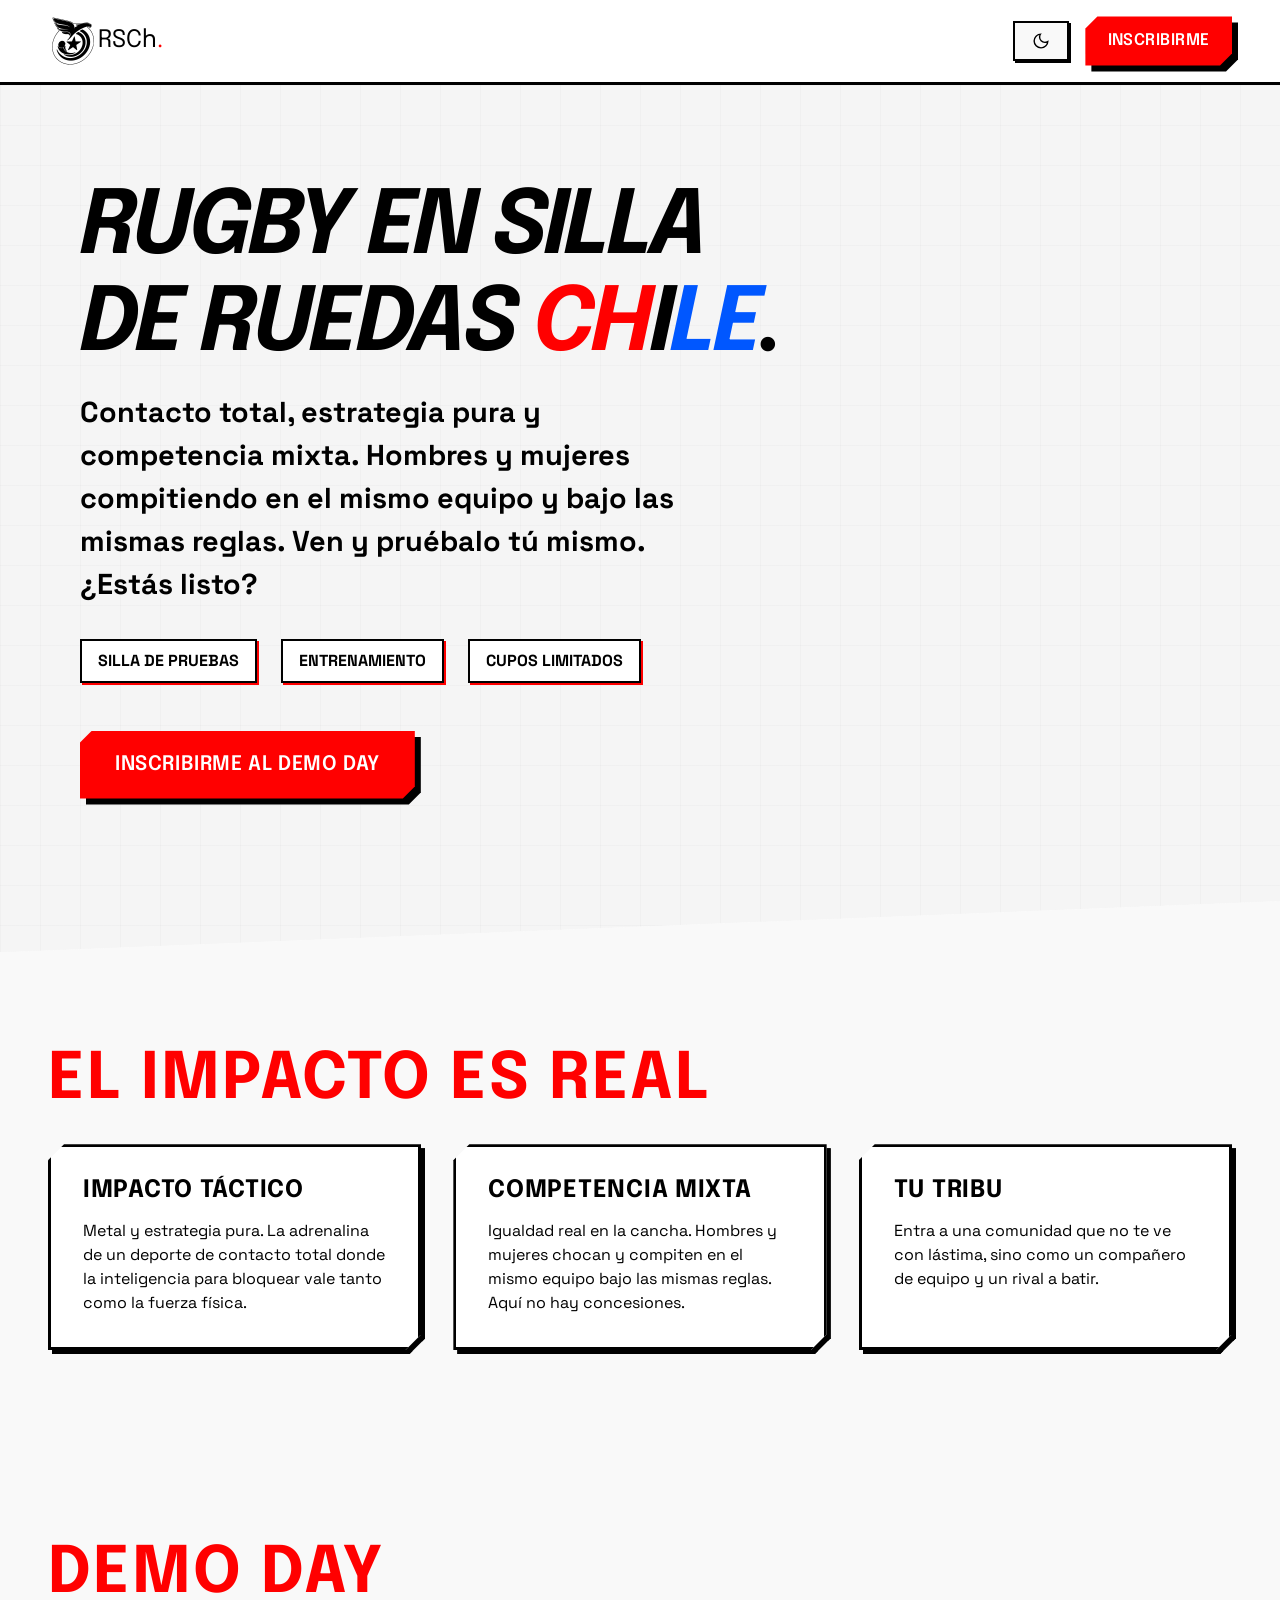
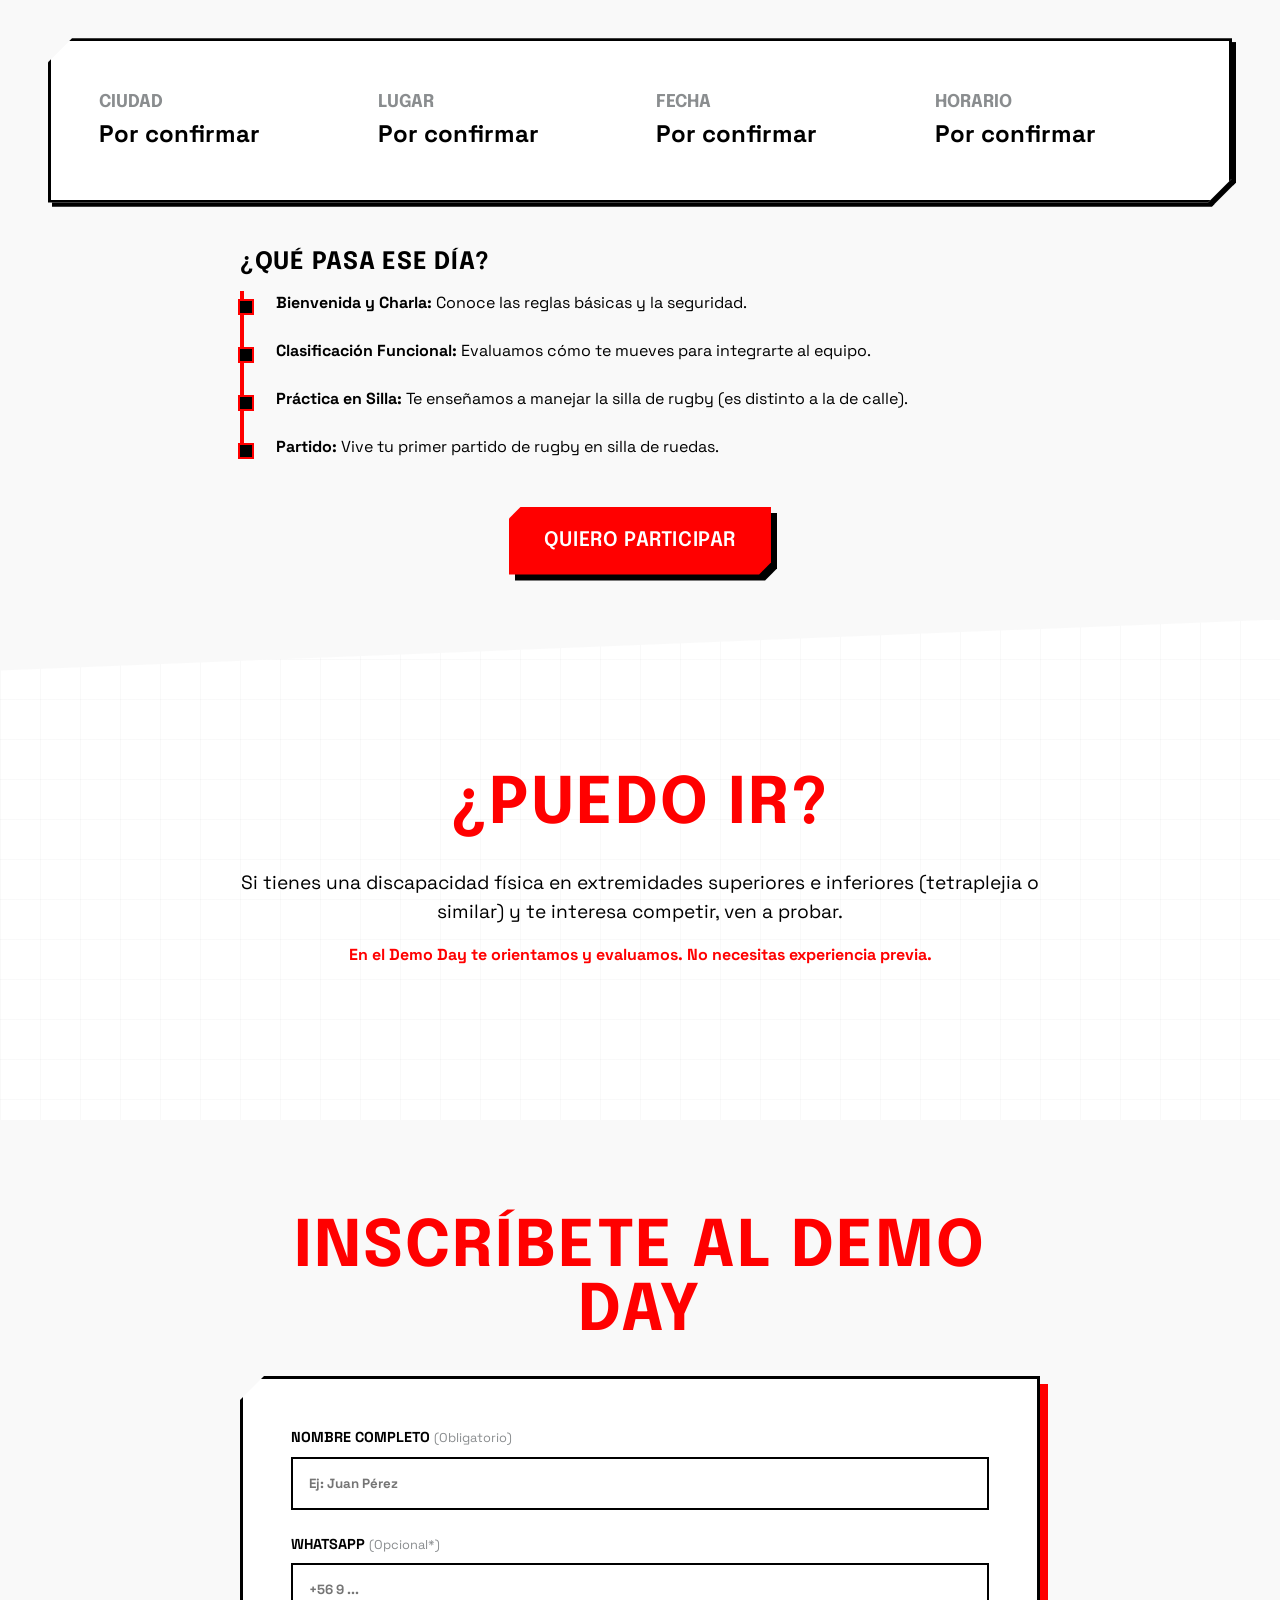
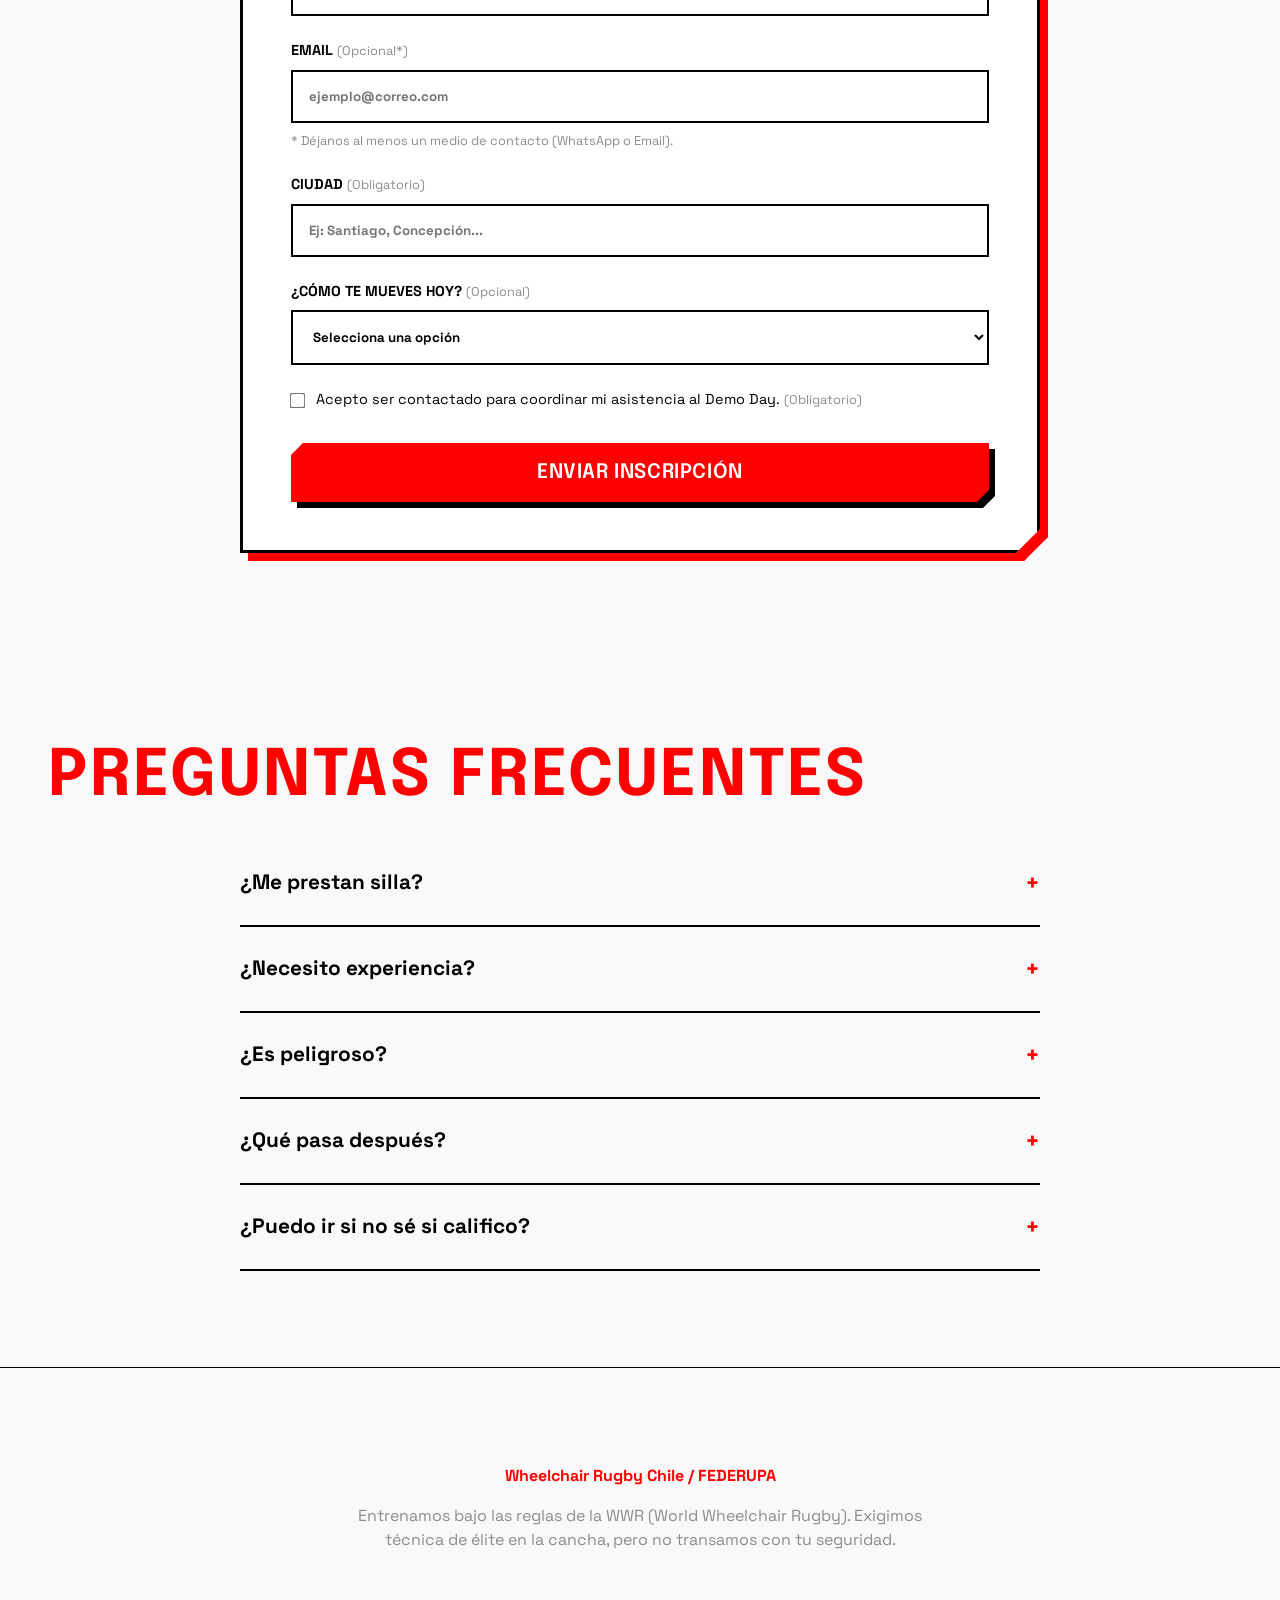
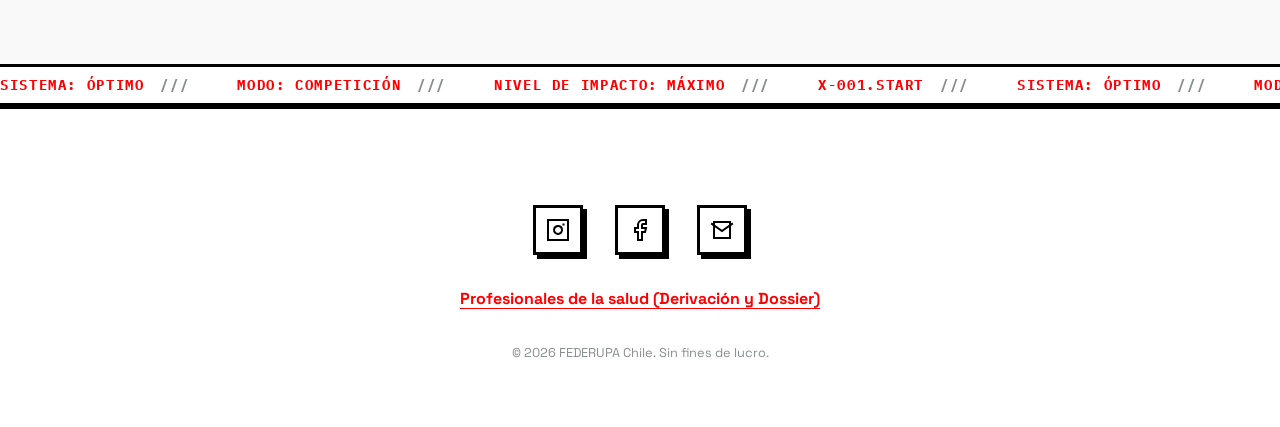
<file: index.html>
<!DOCTYPE html>

<html lang="es"><head>
<meta charset="utf-8"/>
<meta content="width=device-width, initial-scale=1.0" name="viewport"/>
<title>Demo Day Rugby en Silla de Ruedas Chile | Contacto total y estrategia pura</title>
<meta content="Únete al Demo Day del Rugby en Silla de Ruedas Chile. Contacto total, estrategia pura y competencia mixta. Hombres y mujeres compitiendo bajo las mismas reglas." name="description"/>
<!-- Open Graph -->
<meta content="Demo Day Rugby en Silla de Ruedas Chile" property="og:title"/>
<meta content="Contacto total, estrategia pura y competencia mixta. Ven y pruébalo tú mismo. Inscríbete al Demo Day." property="og:description"/>
<!-- TODO: Reemplaza el atributo content con la URL absoluta de tu imagen para redes sociales (ej. https://tudominio.cl/assets/img/og-image.webp) -->
<meta content="https://placehold.co/1200x630/1a1a1a/e63946?text=Wheelchair+Rugby+Chile+Demo+Day" property="og:image"/>
<meta content="website" property="og:type"/>
<!-- Fonts -->
<link href="https://fonts.googleapis.com" rel="preconnect"/>
<link crossorigin="" href="https://fonts.gstatic.com" rel="preconnect"/>
<link href="https://fonts.googleapis.com/css2?family=Epilogue:ital,wght@0,700;0,900;1,700;1,900&amp;family=IBM+Plex+Mono:wght@700&amp;family=Space+Grotesk:wght@400;500;600;700&amp;display=swap" rel="stylesheet"/>

<link rel="icon" type="image/webp" href="assets/img/favicon.webp">
<link href="css/styles.css" rel="stylesheet"/>
<script src="js/theme.js"></script>
</head>

<body>
<header>
    <div class="logo">
        <img src="assets/img/logo.webp" alt="Logo Wheelchair Rugby Chile" class="logo-img">
        RSCh<span>.</span>
    </div>
    <div class="header-right">
        <button id="theme-toggle" aria-pressed="false">DARK MODE</button>
        <a class="btn" href="#inscribirme" style="font-size: 1rem; padding: 0.6rem 1.2rem;">Inscribirme</a>
    </div>
</header>

<main>
<!-- HERO -->
<section class="hero diagonal-section-bottom">
    <!-- Video background block -->
    <div class="hero-video-bg">
        <!-- Reemplaza el src de la imagen o descomenta el video para usar video -->
        <!-- <img src="assets/img/team.webp" alt="" aria-hidden="true"> -->
        <video autoplay muted loop playsinline><source src="assets/img/murderball.mp4" type="video/mp4"></video>
        <div class="bg-overlay"></div>
    </div>
    <div class="technical-grid"></div>
    
    <div class="hero-content">
        <h1 class="glitch-text" style="font-size: clamp(2.5rem, 8vw, 5.5rem); line-height: 1.1; margin-bottom: 1rem;">Rugby en Silla<br/>de Ruedas <span style="color: var(--primary);">CH</span><span style="color: var(--text);">I</span><span style="color: var(--brand-blue);">LE</span>.</h1>
        <p>Contacto total, estrategia pura y competencia mixta. Hombres y mujeres compitiendo en el mismo equipo y bajo las mismas reglas. Ven y pruébalo tú mismo. ¿Estás listo?</p>
        <div class="bullets">
            <div class="bullet">Silla de pruebas</div>
            <div class="bullet">Entrenamiento</div>
            <div class="bullet">Cupos limitados</div>
        </div>
        <a class="btn" href="#inscribirme">Inscribirme al Demo Day</a>
    </div>
</section>

<!-- POR QUÉ ENGANCHA -->
<section id="porque">
    <h2>El impacto es real</h2>
    <div class="features-grid">
        <div class="card">
            <h3>Impacto Táctico</h3>
            <p>Metal y estrategia pura. La adrenalina de un deporte de contacto total donde la inteligencia para bloquear vale tanto como la fuerza física.</p>
        </div>
        <div class="card">
            <h3>Competencia Mixta</h3>
            <p>Igualdad real en la cancha. Hombres y mujeres chocan y compiten en el mismo equipo bajo las mismas reglas. Aquí no hay concesiones.</p>
        </div>
        <div class="card">
            <h3>Tu Tribu</h3>
            <p>Entra a una comunidad que no te ve con lástima, sino como un compañero de equipo y un rival a batir.</p>
        </div>
    </div>
</section>

<!-- DEMO DAY -->
<section id="logistica">
    <h2>Demo Day</h2>
    <div class="logistics-box">
        <div class="logistics-item">
            <h4>Ciudad</h4>
            <p>Por confirmar</p>
        </div>
        <div class="logistics-item">
            <h4>Lugar</h4>
            <p>Por confirmar</p>
        </div>
        <div class="logistics-item">
            <h4>Fecha</h4>
            <p>Por confirmar</p>
        </div>
        <div class="logistics-item">
            <h4>Horario</h4>
            <p>Por confirmar</p>
        </div>
    </div>
    <div class="container-narrow">
        <h3>¿Qué pasa ese día?</h3>
        <ul class="agenda">
            <li><strong>Bienvenida y Charla:</strong> Conoce las reglas básicas y la seguridad.</li>
            <li><strong>Clasificación Funcional:</strong> Evaluamos cómo te mueves para integrarte al equipo.</li>
            <li><strong>Práctica en Silla:</strong> Te enseñamos a manejar la silla de rugby (es distinto a la de calle).</li>
            <li><strong>Partido:</strong> Vive tu primer partido de rugby en silla de ruedas.</li>
        </ul>
        <div style="margin-top: 3rem; text-align: center;">
            <a class="btn" href="#inscribirme">Quiero participar</a>
        </div>
    </div>
</section>

<!-- ¿PUEDO IR? -->
<section class="diagonal-section-top diagonal-section-bottom" style="background: var(--surface); position: relative;">
    <div class="technical-grid"></div>
    <div class="container-narrow" style="text-align: center; position: relative; z-index: 2;">
        <h2>¿Puedo ir?</h2>
        <p style="font-size: 1.2rem; margin-bottom: 1rem;">Si tienes una discapacidad física en extremidades superiores e inferiores (tetraplejia o similar) y te interesa competir, ven a probar.</p>
        <p style="color: var(--primary); font-weight: bold;">En el Demo Day te orientamos y evaluamos. No necesitas experiencia previa.</p>
    </div>
</section>

<!-- FORMULARIO -->
<section id="inscribirme">
    <div class="container-narrow">
        <div id="form-wrapper">
            <h2 style="text-align: center;">Inscríbete al Demo Day</h2>
            <form id="lead-form">
                <div class="form-group">
                    <label for="nombre">Nombre Completo <span style="font-weight: normal; color: var(--text-muted); text-transform: none; font-size: 0.8rem;">(Obligatorio)</span></label>
                    <input id="nombre" name="nombre" placeholder="Ej: Juan Pérez" required="" type="text" aria-invalid="false" aria-describedby="nombre-error"/>
                    <span id="nombre-error" class="error-msg" aria-live="polite"></span>
                </div>
                <div class="form-group">
                    <label for="whatsapp">WhatsApp <span style="font-weight: normal; color: var(--text-muted); text-transform: none; font-size: 0.8rem;">(Opcional*)</span></label>
                    <input id="whatsapp" inputmode="tel" name="whatsapp" placeholder="+56 9 ..." type="tel" aria-invalid="false" aria-describedby="whatsapp-error"/>
                    <span id="whatsapp-error" class="error-msg" aria-live="polite"></span>
                </div>
                <div class="form-group">
                    <label for="email">Email <span style="font-weight: normal; color: var(--text-muted); text-transform: none; font-size: 0.8rem;">(Opcional*)</span></label>
                    <input id="email" name="email" placeholder="ejemplo@correo.com" type="email" aria-invalid="false" aria-describedby="email-error"/>
                    <small style="display: block; margin-top: 0.5rem; color: var(--text-muted); font-size: 0.8rem;">* Déjanos al menos un medio de contacto (WhatsApp o Email).</small>
                    <span id="email-error" class="error-msg" aria-live="polite"></span>
                </div>
                <div class="form-group">
                    <label for="ciudad">Ciudad <span style="font-weight: normal; color: var(--text-muted); text-transform: none; font-size: 0.8rem;">(Obligatorio)</span></label>
                    <input id="ciudad" name="ciudad" placeholder="Ej: Santiago, Concepción..." required="" type="text" aria-invalid="false" aria-describedby="ciudad-error"/>
                    <span id="ciudad-error" class="error-msg" aria-live="polite"></span>
                </div>
                <div class="form-group">
                    <label for="movilidad">¿Cómo te mueves hoy? <span style="font-weight: normal; color: var(--text-muted); text-transform: none; font-size: 0.8rem;">(Opcional)</span></label>
                    <select id="movilidad" name="movilidad" aria-invalid="false" aria-describedby="movilidad-error">
                        <option value="" disabled selected>Selecciona una opción</option>
                        <option value="silla_manual">Silla de ruedas manual</option>
                        <option value="silla_electrica">Silla de ruedas eléctrica</option>
                        <option value="muletas">Muletas / Bastones</option>
                        <option value="camino">Camino con dificultad</option>
                        <option value="otra">Otra</option>
                    </select>
                    <span id="movilidad-error" class="error-msg" aria-live="polite"></span>
                </div>
                <div class="form-group checkbox-group" style="flex-wrap: wrap;">
                    <input id="consent" name="consent" required="" type="checkbox" aria-invalid="false" aria-describedby="consent-error"/>
                    <label for="consent" style="text-transform: none; font-weight: normal;">Acepto ser contactado para coordinar mi asistencia al Demo Day. <span style="font-weight: normal; color: var(--text-muted); text-transform: none; font-size: 0.8rem;">(Obligatorio)</span></label>
                    <span id="consent-error" class="error-msg" aria-live="polite" style="width: 100%;"></span>
                </div>
                <button class="btn" style="width: 100%;" type="submit">Enviar Inscripción</button>
                <div aria-live="polite" id="form-status"></div>
            </form>
        </div>
        
        <div id="success-message" style="display: none;" class="success-container">
            <div class="success-icon">✓</div>
            <h2>¡Inscripción Recibida!</h2>
            <p>Tu lugar en la grilla está asegurado. Nos pondremos en contacto contigo pronto para coordinar los detalles.</p>
            <p style="margin-top: 1.5rem; color: var(--primary); font-family: var(--font-display); font-size: 1.2rem; text-transform: uppercase;">Prepara tus brazos. Nos vemos en la cancha.</p>
        </div>
    </div>
</section>
<!-- FAQ -->
<section>
    <h2>Preguntas Frecuentes</h2>
    <div class="container-narrow">
        <details>
            <summary>¿Me prestan silla?</summary>
            <div class="faq-content">Sí. Las sillas de competencia son distintas a las de uso diario. Tendremos sillas para que puedas probar de forma segura.</div>
        </details>
        <details>
            <summary>¿Necesito experiencia?</summary>
            <div class="faq-content">Ninguna. La mayoría de los jugadores actuales empezaron en un Demo Day como este, sin haber usado una silla de rugby antes.</div>
        </details>
        <details>
            <summary>¿Es peligroso?</summary>
            <div class="faq-content">Es un deporte de contacto, pero se juega bajo reglas estrictas y con equipamiento diseñado para absorber impactos. La seguridad es una prioridad.</div>
        </details>
        <details>
            <summary>¿Qué pasa después?</summary>
            <div class="faq-content">Si te gusta y tienes el perfil competitivo, te invitaremos a sumarte a los clubes locales o al proceso de detección de talentos de la selección nacional.</div>
        </details>
        <details>
            <summary>¿Puedo ir si no sé si califico?</summary>
            <div class="faq-content">¡Puedes venir igual! Parte del Demo Day es realizar una evaluación funcional técnica. Si por tu lesión el rugby no es el deporte ideal, te ayudamos para que no dejes de competir.</div>
        </details>
    </div>
</section>
<!-- BLOQUE CONFIANZA -->
<section style="text-align: center; border-top: 1px solid var(--border);">
    <p style="font-weight: bold; color: var(--primary);">Wheelchair Rugby Chile / FEDERUPA</p>
    <p style="max-width: 600px; margin: 1rem auto; color: var(--text-muted);">Entrenamos bajo las reglas de la WWR (World Wheelchair Rugby). Exigimos técnica de élite en la cancha, pero no transamos con tu seguridad.</p>
</section>

<div class="ticker-wrapper">
    <div class="ticker-content">
        <div class="ticker-item">SISTEMA: ÓPTIMO</div>
        <div class="ticker-item">MODO: COMPETICIÓN</div>
        <div class="ticker-item">NIVEL DE IMPACTO: MÁXIMO</div>
        <div class="ticker-item">X-001.START</div>
        <div class="ticker-item">SISTEMA: ÓPTIMO</div>
        <div class="ticker-item">MODO: COMPETICIÓN</div>
        <div class="ticker-item">NIVEL DE IMPACTO: MÁXIMO</div>
        <div class="ticker-item">X-001.START</div>
    </div>
</div>

</main>
<footer>
    <div class="footer-links">
        <a href="#" aria-label="Instagram">
            <svg xmlns="http://www.w3.org/2000/svg" viewBox="0 0 24 24" fill="none" stroke="currentColor" stroke-width="2" stroke-linecap="square" stroke-linejoin="miter"><rect x="2" y="2" width="20" height="20" rx="0" ry="0"></rect><path d="M16 11.37A4 4 0 1 1 12.63 8 4 4 0 0 1 16 11.37z"></path><line x1="17.5" y1="6.5" x2="17.51" y2="6.5"></line></svg>
        </a>
        <a href="#" aria-label="Facebook">
            <svg xmlns="http://www.w3.org/2000/svg" viewBox="0 0 24 24" fill="none" stroke="currentColor" stroke-width="2" stroke-linecap="square" stroke-linejoin="miter"><path d="M18 2h-3a5 5 0 0 0-5 5v3H7v4h3v8h4v-8h3l1-4h-4V7a1 1 0 0 1 1-1h3z"></path></svg>
        </a>
        <a href="mailto:contacto@federupa.cl" aria-label="Enviar correo electrónico a FEDERUPA">
            <svg xmlns="http://www.w3.org/2000/svg" viewBox="0 0 24 24" fill="none" stroke="currentColor" stroke-width="2" stroke-linecap="square" stroke-linejoin="miter"><path d="M4 4h16v16H4z"></path><polyline points="22,6 12,13 2,6"></polyline></svg>
        </a>
    </div>
    <p><a class="clinico-link" href="clinico.html">Profesionales de la salud (Derivación y Dossier)</a></p>
    <p style="margin-top: 2rem; font-size: 0.8rem; color: var(--text-muted);">© 2026 FEDERUPA Chile. Sin fines de lucro.</p>
</footer>
<script src="js/main.js"></script>
</body>
</html>
</file>
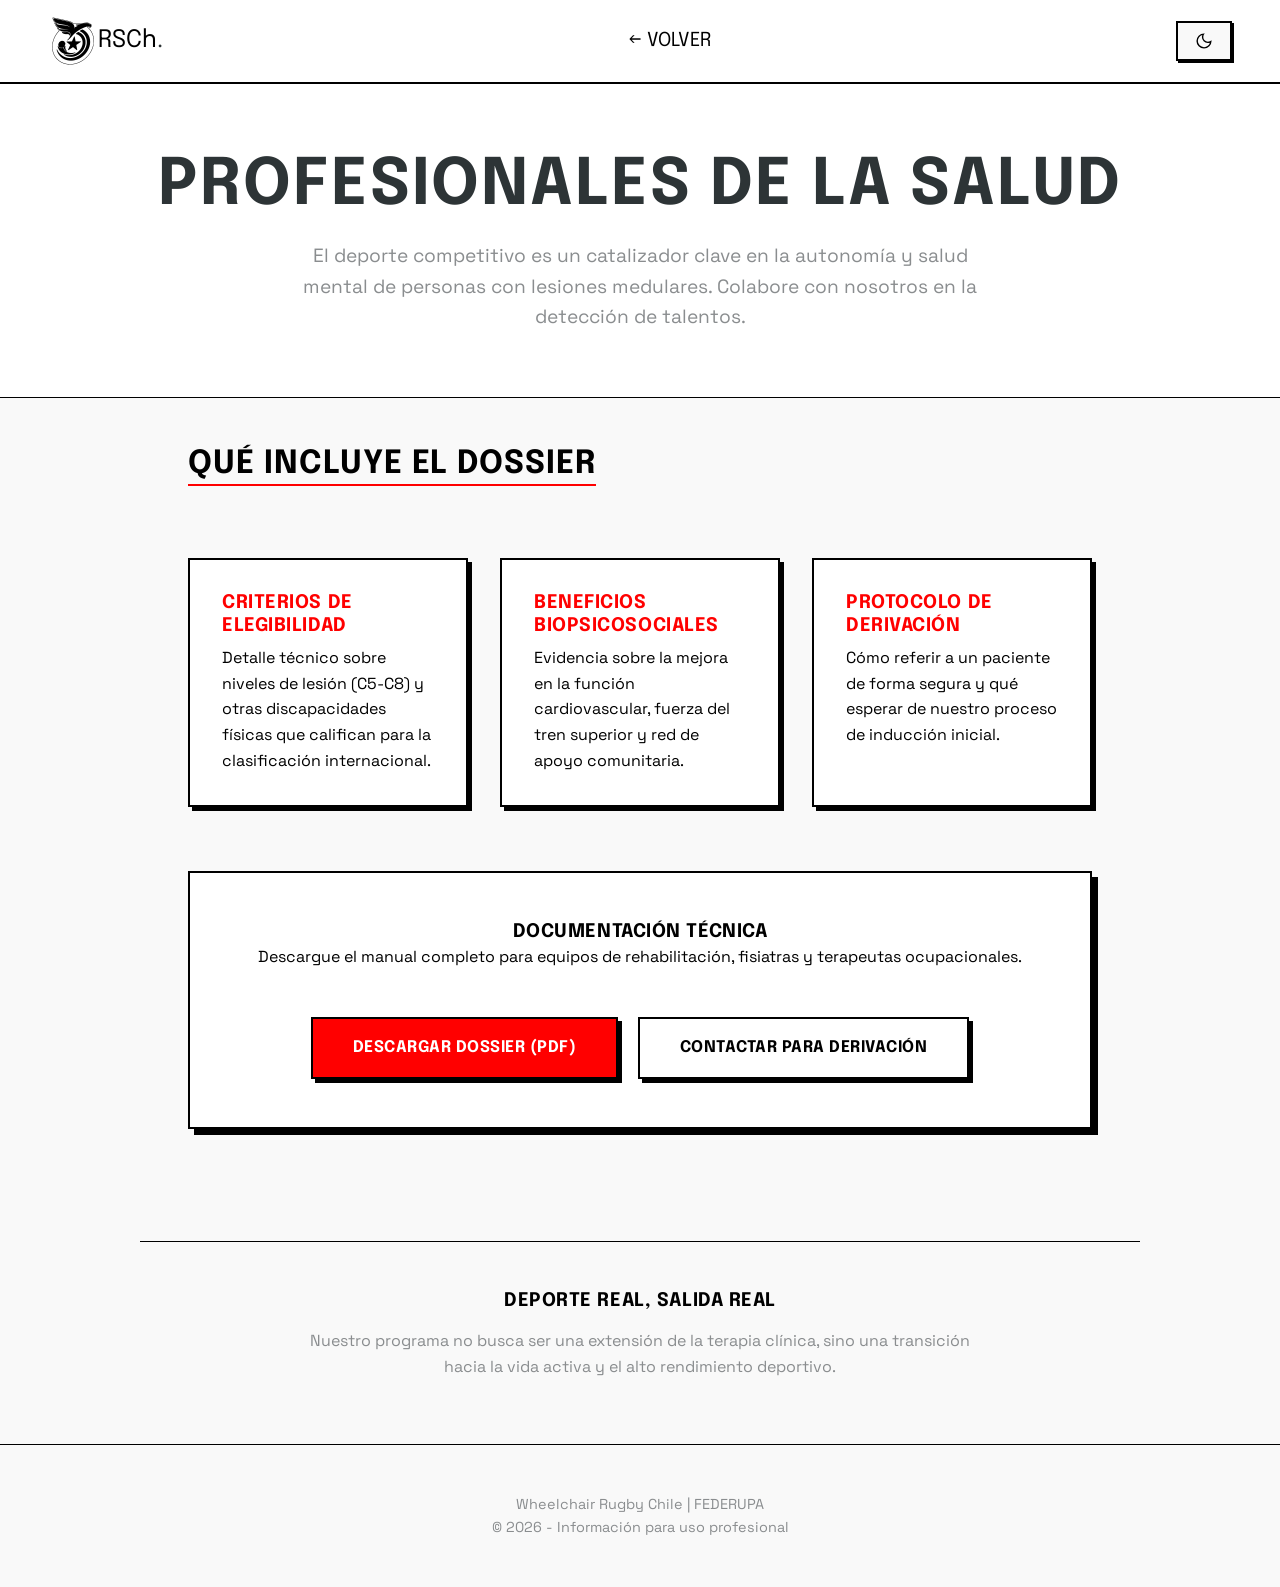
<file: clinico.html>
<!DOCTYPE html>
<html lang="es">
<head>
    <meta charset="UTF-8">
    <meta name="viewport" content="width=device-width, initial-scale=1.0">
    <title>Profesionales de la Salud | Wheelchair Rugby Chile</title>
    <meta name="description" content="Información técnica y clínica para derivación de pacientes al Wheelchair Rugby. Descarga nuestro dossier profesional.">
    
    <link rel="preconnect" href="https://fonts.googleapis.com">
    <link rel="preconnect" href="https://fonts.gstatic.com" crossorigin>
    <link href="https://fonts.googleapis.com/css2?family=Epilogue:ital,wght@0,700;0,900;1,700;1,900&family=Space+Grotesk:wght@400;500;600;700&display=swap" rel="stylesheet">

    <link rel="icon" type="image/webp" href="assets/img/favicon.webp">
    <link href="css/medical.css" rel="stylesheet">
    <script src="js/theme.js"></script>
</head>
<body>

    <header>
        <div class="logo">
            <img src="assets/img/logo.webp" alt="Logo Wheelchair Rugby Chile" class="logo-img">
            RSCh<span>.</span>
        </div>
        <a href="index.html" class="back-link">
            ← VOLVER
        </a>
        <button id="theme-toggle">DARK MODE</button>
    </header>

    <main>
        <div class="hero-clinico">
            <h1>Profesionales de la Salud</h1>
            <p>El deporte competitivo es un catalizador clave en la autonomía y salud mental de personas con lesiones medulares. Colabore con nosotros en la detección de talentos.</p>
        </div>

        <section>
            <h2>Qué incluye el dossier</h2>
            <div class="dossier-grid">
                <div class="feature-item">
                    <h3>Criterios de Elegibilidad</h3>
                    <p>Detalle técnico sobre niveles de lesión (C5-C8) y otras discapacidades físicas que califican para la clasificación internacional.</p>
                </div>
                <div class="feature-item">
                    <h3>Beneficios Biopsicosociales</h3>
                    <p>Evidencia sobre la mejora en la función cardiovascular, fuerza del tren superior y red de apoyo comunitaria.</p>
                </div>
                <div class="feature-item">
                    <h3>Protocolo de Derivación</h3>
                    <p>Cómo referir a un paciente de forma segura y qué esperar de nuestro proceso de inducción inicial.</p>
                </div>
            </div>

            <div style="margin-top: 4rem; text-align: center; background: var(--surface); padding: 3rem; border: 2px solid var(--border); box-shadow: 6px 6px 0px var(--border);">
                <h3>Documentación Técnica</h3>
                <p style="margin-bottom: 2rem;">Descargue el manual completo para equipos de rehabilitación, fisiatras y terapeutas ocupacionales.</p>
                <a href="assets/dossier-wheelchair-rugby-chile.pdf" class="btn" download>Descargar Dossier (PDF)</a>
                <a href="mailto:clinico@federupa.cl" class="btn btn-secondary">Contactar para derivación</a>
            </div>
        </section>

        <section style="background: var(--bg); border-top: 1px solid var(--border); text-align: center; margin-top: 4rem;">
            <h3>Deporte Real, Salida Real</h3>
            <p style="max-width: 700px; margin: 1rem auto; color: var(--text-muted);">
                Nuestro programa no busca ser una extensión de la terapia clínica, sino una transición hacia la vida activa y el alto rendimiento deportivo.
            </p>
        </section>
    </main>

    <footer>
        <p>Wheelchair Rugby Chile | FEDERUPA</p>
        <p>© 2026 - Información para uso profesional</p>
    </footer>

</body>
</html>
</file>
<file: css/styles.css>
:root {
    /* Dark Mode Defaults */
    --bg: #000000;
    --surface: #111111;
    --primary: #ff0000;
    --primary-hover: #cc0000;
    --brand-blue: #5aa2ff;
    --metal: #8a8d8f;
    --text: #ffffff;
    --text-muted: var(--metal);
    --border: #ffffff;
    --border-width: 3px;
    --font-display: 'Epilogue', sans-serif;
    --font-body: 'Space Grotesk', sans-serif;
    --font-tech: 'IBM Plex Mono', monospace;
    --spacing: clamp(1rem, 5vw, 3rem);
    --shadow-offset: 6px;
    --brutal-shadow: var(--shadow-offset) var(--shadow-offset) 0px var(--border);
    --brutal-shadow-hover: var(--shadow-offset) var(--shadow-offset) 0px var(--brand-blue);
}

[data-theme="light"] {
    /* Light Mode Overrides */
    --bg: #f9f9f9;
    --surface: #ffffff;
    --primary: #ff0000;
    --primary-hover: #cc0000;
    --brand-blue: #0057ff;
    --text: #000000;
    --text-muted: var(--metal);
    --border: #000000;
    --brutal-shadow: var(--shadow-offset) var(--shadow-offset) 0px var(--border);
    --brutal-shadow-hover: var(--shadow-offset) var(--shadow-offset) 0px var(--brand-blue);
}

* {
    margin: 0;
    padding: 0;
    box-sizing: border-box;
}

html {
    scroll-behavior: smooth;
}

body {
    background-color: var(--bg);
    color: var(--text);
    font-family: var(--font-body);
    line-height: 1.5;
    overflow-x: hidden;
    -webkit-font-smoothing: antialiased;
    transition: background-color 0.3s, color 0.3s;
    cursor: crosshair;
}

/* Brutalist Scrollbar */
::-webkit-scrollbar {
    width: 14px;
    height: 14px;
}
::-webkit-scrollbar-track {
    background: var(--bg);
    border-left: var(--border-width) solid var(--border);
}
::-webkit-scrollbar-thumb {
    background: var(--primary);
    border: var(--border-width) solid var(--border);
}
::-webkit-scrollbar-thumb:hover {
    background: var(--primary-hover);
}

h1, h2, h3 {
    font-family: var(--font-display);
    text-transform: uppercase;
    line-height: 1;
    letter-spacing: 0.03em;
}

h1 {
    font-size: clamp(3.5rem, 12vw, 8rem);
    margin-bottom: 0.5rem;
    font-style: italic;
    letter-spacing: -0.04em;
    line-height: 0.95;
}

h2 {
    font-size: clamp(2.5rem, 8vw, 4rem);
    margin-bottom: 2rem;
    color: var(--primary);
}

h3 {
    font-size: 1.5rem;
    margin-bottom: 1rem;
}

a {
    color: inherit;
    text-decoration: none;
    transition: 0.2s ease;
}

/* Accessibility: Focus styles */
:focus-visible {
    outline: 3px solid var(--primary);
    outline-offset: 4px;
}

/* Layout Chunks */
section {
    /* Aumentamos el padding vertical (arriba y abajo) en lugar de usar margin */
    /* Esto da "aire" al contenido sin crear huecos entre las secciones ni despegar el Hero del Header */
    padding: clamp(3rem, 8vw, 6rem) var(--spacing);
    max-width: 1400px;
    margin: 0 auto;
}

.diagonal-section-bottom {
    clip-path: polygon(0 0, 100% 0, 100% calc(100% - 4vw), 0 100%);
    padding-bottom: clamp(6rem, 12vw, 10rem);
}

.diagonal-section-top {
    clip-path: polygon(0 4vw, 100% 0, 100% 100%, 0 100%);
    padding-top: clamp(6rem, 12vw, 10rem);
    margin-top: -4vw;
}

section[id] {
    scroll-margin-top: 100px;
}

.container-narrow {
    max-width: 800px;
    margin: 0 auto;
}

/* Buttons */
.btn {
    display: inline-block;
    position: relative;
    background: transparent;
    color: white;
    padding: 1rem 2rem;
    font-family: var(--font-display);
    font-size: 1.25rem;
    font-weight: 600;
    text-transform: uppercase;
    border: var(--border-width) solid transparent;
    cursor: crosshair;
    filter: drop-shadow(var(--shadow-offset) var(--shadow-offset) 0px var(--border));
    transition: transform 180ms cubic-bezier(.2,.8,.2,1), filter 180ms cubic-bezier(.2,.8,.2,1);
    letter-spacing: 0.03em;
    z-index: 1;
}

.btn::before {
    content: "";
    position: absolute;
    top: calc(var(--border-width) * -1); left: calc(var(--border-width) * -1); right: calc(var(--border-width) * -1); bottom: calc(var(--border-width) * -1);
    background: var(--primary);
    clip-path: polygon(12px 0, 100% 0, 100% calc(100% - 12px), calc(100% - 12px) 100%, 0 100%, 0 12px);
    z-index: -1;
}

.btn:hover {
    transform: translate(-4px, -4px);
    filter: drop-shadow(var(--shadow-offset) var(--shadow-offset) 0px var(--brand-blue));
}

.btn:active {
    transform: translate(0px, 0px);
    filter: drop-shadow(0px 0px 0px transparent);
}

.btn:disabled {
    background: var(--border);
    color: var(--bg);
    cursor: not-allowed;
    box-shadow: none;
    border-color: var(--text-muted);
}

/* Header */
header {
    position: sticky;
    top: 0;
    z-index: 100;
    background: var(--surface);
    border-bottom: var(--border-width) solid var(--border);
    padding: 1rem;
    display: flex;
    justify-content: space-between;
    align-items: center;
}

.header-right {
    display: flex;
    gap: 0.5rem;
    align-items: center;
}

.header-right .btn {
    padding: 0.5rem 0.8rem;
    font-size: 0.9rem;
}

#theme-toggle {
    font-size: 0.9rem;
    padding: 0.5rem;
    width: 2.5rem;
    text-align: center;
    border: 2px solid var(--border);
    background: var(--bg);
    color: var(--text);
    cursor: pointer;
    font-family: var(--font-display);
    box-shadow: 2px 2px 0px var(--border);
    transition: transform 0.1s, box-shadow 0.1s;
}

#theme-toggle:hover {
    transform: translate(-1px, -1px);
    box-shadow: 3px 3px 0px var(--primary);
}

#theme-toggle:active {
    transform: translate(1px, 1px);
    box-shadow: 0px 0px 0px;
}

[data-theme="light"] #theme-toggle img {
    filter: invert(1);
}

.logo {
    font-family: var(--font-display);
    font-size: 1.5rem;
    display: flex;
    align-items: center;
    cursor: pointer;
}

.logo span {
    color: var(--primary);
}

.logo-img {
    height: 50px;
    width: auto;
    transition: filter 0.3s ease, transform 0.3s ease;
    /* Default (Dark Mode): White */
    filter: grayscale(1) brightness(0) invert(1);
}

[data-theme="light"] .logo-img {
    /* Light Mode: Black */
    filter: grayscale(1) brightness(0);
}

.logo:hover .logo-img {
    filter: none;
    transform: rotate(-5deg) scale(1.1);
}

/* Hero */
.hero {
    min-height: 80vh;
    display: flex;
    flex-direction: column;
    justify-content: center;
    position: relative;
    background-color: var(--bg);
}

.hero-video-bg {
    position: absolute;
    top: 0; left: 0; width: 100%; height: 100%;
    overflow: hidden;
    z-index: 0;
}

.hero-video-bg img, .hero-video-bg video {
    width: 100%;
    height: 100%;
    object-fit: cover;
}

.hero-video-bg .bg-overlay {
    position: absolute;
    top: 0; left: 0; width: 100%; height: 100%;
    background: rgba(0,0,0,0.7);
}

[data-theme="light"] .hero-video-bg .bg-overlay {
    background: rgba(245, 245, 245, 0.85);
}

.hero-content {
    position: relative;
    z-index: 2;
}

.hero p {
    font-size: clamp(1.2rem, 3vw, 1.8rem);
    max-width: 600px;
    margin-bottom: 2rem;
    font-weight: bold;
}

.bullets {
    display: flex;
    gap: 1.5rem;
    flex-wrap: wrap;
    margin-bottom: 3rem;
}

.bullet {
    display: flex;
    align-items: center;
    gap: 0.5rem;
    font-weight: bold;
    text-transform: uppercase;
    background: var(--surface);
    padding: 0.5rem 1rem;
    border: 2px solid var(--border);
    box-shadow: 2px 2px 0px var(--primary);
}

/* Features */
.features-grid {
    display: grid;
    grid-template-columns: repeat(auto-fit, minmax(300px, 1fr));
    gap: 2rem;
}

.card {
    position: relative;
    background: transparent;
    padding: 2rem;
    border: var(--border-width) solid transparent;
    filter: drop-shadow(4px 4px 0px var(--border));
    transition: transform 180ms cubic-bezier(.2,.8,.2,1), filter 180ms cubic-bezier(.2,.8,.2,1);
    z-index: 1;
}

.card::before {
    content: "";
    position: absolute;
    top: calc(var(--border-width) * -1); left: calc(var(--border-width) * -1); right: calc(var(--border-width) * -1); bottom: calc(var(--border-width) * -1);
    background: var(--surface);
    border: var(--border-width) solid var(--border);
    clip-path: polygon(16px 0, 100% 0, 100% calc(100% - 16px), calc(100% - 16px) 100%, 0 100%, 0 16px);
    z-index: -1;
}

.card:hover {
    transform: translate(-2px, -2px);
    filter: drop-shadow(6px 6px 0px var(--primary));
}

/* Logistics */
.logistics-box {
    position: relative;
    background: transparent;
    color: var(--text);
    padding: 3rem;
    margin-bottom: 3rem;
    display: grid;
    grid-template-columns: repeat(auto-fit, minmax(200px, 1fr));
    gap: 2rem;
    border: var(--border-width) solid transparent;
    filter: drop-shadow(4px 4px 0px var(--border));
    z-index: 1;
}

.logistics-box::before {
    content: "";
    position: absolute;
    top: calc(var(--border-width) * -1); left: calc(var(--border-width) * -1); right: calc(var(--border-width) * -1); bottom: calc(var(--border-width) * -1);
    background: var(--surface);
    border: var(--border-width) solid var(--border);
    clip-path: polygon(24px 0, 100% 0, 100% calc(100% - 24px), calc(100% - 24px) 100%, 0 100%, 0 24px);
    z-index: -1;
}

.logistics-item h4 {
    font-family: var(--font-display);
    text-transform: uppercase;
    font-size: 1.1rem;
    color: var(--text-muted);
}

.logistics-item p {
    font-size: 1.5rem;
    font-weight: bold;
}

.agenda {
    list-style: none;
    border-left: 4px solid var(--primary);
    padding-left: 2rem;
}

.agenda li {
    margin-bottom: 1.5rem;
    position: relative;
}

.agenda li::before {
    content: '';
    position: absolute;
    left: calc(-2rem - 6px);
    top: 0.5rem;
    width: 12px;
    height: 12px;
    background: var(--border);
    border: 2px solid var(--primary);
}

/* Form UX */
form {
    position: relative;
    background: transparent;
    padding: 3rem;
    border: var(--border-width) solid transparent;
    filter: drop-shadow(8px 8px 0px var(--primary));
    z-index: 1;
}

form::before {
    content: "";
    position: absolute;
    top: calc(var(--border-width) * -1); left: calc(var(--border-width) * -1); right: calc(var(--border-width) * -1); bottom: calc(var(--border-width) * -1);
    background: var(--surface);
    border: var(--border-width) solid var(--border);
    clip-path: polygon(24px 0, 100% 0, 100% calc(100% - 24px), calc(100% - 24px) 100%, 0 100%, 0 24px);
    z-index: -1;
}

.form-group {
    margin-bottom: 1.5rem;
}

label {
    display: block;
    margin-bottom: 0.5rem;
    font-weight: bold;
    text-transform: uppercase;
    font-size: 0.9rem;
}

input, select {
    width: 100%;
    padding: 1rem;
    background: var(--surface);
    border: 2px solid var(--border);
    color: var(--text);
    font-family: inherit;
    font-weight: bold;
}

input:focus, select:focus {
    border-color: var(--primary);
    outline: none;
    box-shadow: 2px 2px 0px var(--border);
}

.checkbox-group {
    display: flex;
    align-items: flex-start;
    gap: 0.75rem;
    font-size: 1rem;
    font-weight: bold;
}

.checkbox-group input {
    width: auto;
    margin-top: 0.3rem;
    transform: scale(1.2);
}

#form-status {
    margin-top: 1.5rem;
    padding: 1rem;
    display: none;
    border: 2px solid var(--border);
}

#form-status.success {
    display: block;
    background: #2ecc71;
    color: black;
    font-weight: bold;
    box-shadow: 4px 4px 0px var(--border);
}

/* Form Error States */
input[aria-invalid="true"], select[aria-invalid="true"] {
    border-color: var(--primary);
    background-color: rgba(255, 59, 63, 0.05);
    box-shadow: 2px 2px 0px var(--primary);
}

.error-msg {
    display: none;
    color: var(--primary);
    font-size: 0.85rem;
    font-weight: bold;
    margin-top: 0.5rem;
    text-transform: uppercase;
    animation: shake 0.3s ease-in-out;
}

.error-msg.active {
    display: block;
}

@keyframes shake {
    0%, 100% { transform: translateX(0); }
    25% { transform: translateX(-5px); }
    75% { transform: translateX(5px); }
}

/* Success Message Container */
.success-container {
    position: relative;
    background: transparent;
    padding: 3rem 1.5rem;
    border: var(--border-width) solid transparent;
    filter: drop-shadow(8px 8px 0px #2ecc71);
    text-align: center;
    animation: fadeIn 0.5s ease-in-out;
    z-index: 1;
}

.success-container::before {
    content: "";
    position: absolute;
    top: calc(var(--border-width) * -1); left: calc(var(--border-width) * -1); right: calc(var(--border-width) * -1); bottom: calc(var(--border-width) * -1);
    background: var(--surface);
    border: var(--border-width) solid var(--border);
    clip-path: polygon(24px 0, 100% 0, 100% calc(100% - 24px), calc(100% - 24px) 100%, 0 100%, 0 24px);
    z-index: -1;
}

[data-theme="light"] .success-container {
    filter: drop-shadow(8px 8px 0px #2ecc71); /* Keep it green for success, or var(--border) if preferred. Let's keep it green to stand out */
}

.success-container h2 {
    color: #2ecc71;
    margin-bottom: 1rem;
    font-size: clamp(2rem, 6vw, 3rem);
}

.success-icon {
    font-size: clamp(4rem, 10vw, 6rem);
    color: #2ecc71;
    font-weight: bold;
    margin-bottom: 1rem;
    line-height: 1;
}

@keyframes fadeIn {
    from { opacity: 0; transform: translateY(10px); }
    to { opacity: 1; transform: translateY(0); }
}

/* FAQ */
details {
    border-bottom: 2px solid var(--border);
    padding: 1.5rem 0;
    cursor: pointer;
}

summary {
    font-weight: bold;
    font-size: 1.3rem;
    list-style: none;
    display: flex;
    justify-content: space-between;
    align-items: center;
}

summary::after {
    content: '+';
    color: var(--primary);
    font-size: 1.5rem;
    font-weight: bold;
}

details[open] summary::after {
    content: '-';
}

.faq-content {
    padding-top: 1rem;
    color: var(--text-muted);
    font-weight: bold;
}

/* Footer */
footer {
    border-top: var(--border-width) solid var(--border);
    padding: 4rem var(--spacing);
    text-align: center;
    background: var(--surface);
}

.footer-links {
    display: flex;
    justify-content: center;
    gap: 2rem;
    margin: 2rem 0;
    flex-wrap: wrap;
}

.footer-links a {
    display: flex;
    align-items: center;
    justify-content: center;
    width: 50px;
    height: 50px;
    border: var(--border-width) solid var(--border);
    background: var(--surface);
    color: var(--text);
    transition: transform 180ms cubic-bezier(.2,.8,.2,1), filter 180ms cubic-bezier(.2,.8,.2,1), background 180ms cubic-bezier(.2,.8,.2,1), color 180ms cubic-bezier(.2,.8,.2,1);
    filter: drop-shadow(4px 4px 0px var(--border));
}

.footer-links a:hover {
    background: var(--primary);
    color: #ffffff;
    border-color: var(--primary);
    transform: translate(-2px, -2px);
    filter: drop-shadow(6px 6px 0px var(--brand-blue));
}

.footer-links svg {
    width: 24px;
    height: 24px;
}

.clinico-link {
    color: var(--primary);
    font-weight: bold;
    text-decoration: underline;
    text-underline-offset: 4px;
}

/* Texturas y Overlays */
.technical-grid {
    position: absolute;
    top: 0;
    left: 0;
    width: 100%;
    height: 100%;
    pointer-events: none;
    z-index: 1;
    background-size: 40px 40px;
    background-image: 
        linear-gradient(to right, rgba(138, 141, 143, 0.05) 1px, transparent 1px),
        linear-gradient(to bottom, rgba(138, 141, 143, 0.05) 1px, transparent 1px);
}

/* Glitch Effect */
.glitch-text {
    transition: text-shadow 180ms cubic-bezier(.2,.8,.2,1);
}

.glitch-text:hover {
    animation: text-glitch 0.2s infinite;
}

@keyframes text-glitch {
    0% { text-shadow: 2px 0 var(--primary), -2px 0 var(--brand-blue); }
    25% { text-shadow: -2px 0 var(--primary), 2px 0 var(--brand-blue); }
    50% { text-shadow: 2px 0 var(--brand-blue), -2px 0 var(--primary); }
    75% { text-shadow: -2px 0 var(--brand-blue), 2px 0 var(--primary); }
    100% { text-shadow: 2px 0 var(--primary), -2px 0 var(--brand-blue); }
}

/* Technical Ticker */
.ticker-wrapper {
    width: 100%;
    overflow: hidden;
    background: var(--surface);
    border-top: var(--border-width) solid var(--border);
    border-bottom: var(--border-width) solid var(--border);
    padding: 0.5rem 0;
    display: flex;
    white-space: nowrap;
    position: relative;
    z-index: 10;
}

.ticker-content {
    display: inline-flex;
    animation: ticker-slide 20s linear infinite;
    font-family: var(--font-tech);
    font-size: 0.85rem;
    font-weight: 700;
    text-transform: uppercase;
    letter-spacing: 0.12em;
    color: var(--primary);
}

.ticker-item {
    margin-right: 3rem;
    display: flex;
    align-items: center;
    gap: 1rem;
}

.ticker-item::after {
    content: '///';
    color: var(--metal);
}

@keyframes ticker-slide {
    from { transform: translateX(0); }
    to { transform: translateX(-50%); }
}

/* Tablet/Desktop Tweaks */
@media (min-width: 768px) {
    .hero-content {
        padding-left: 2rem;
    }
}

/* Header Desktop Tweaks */
@media (min-width: 600px) {
    header {
        padding: 1rem var(--spacing);
    }
    .header-right {
        gap: 1rem;
    }
    .header-right .btn {
        padding: 1rem 2rem;
        font-size: 1.25rem;
    }
    #theme-toggle {
        padding: 0.5rem 1rem;
        width: auto;
    }
}
</file>
<file: css/medical.css>
:root {
    --bg: #f9f9f9;
    --surface: #ffffff;
    --primary: #2d3436;
    --primary-bg: #2d3436;
    --accent: #ff0000;
    --text: #000000;
    --text-muted: #8a8d8f;
    --border: #000000;
    --font-display: 'Epilogue', sans-serif;
    --font-body: 'Space Grotesk', sans-serif;
    --spacing: clamp(1rem, 5vw, 3rem);
    --border-width: 2px;
}

[data-theme="dark"] {
    --bg: #000000;
    --surface: #111111;
    --primary: #ffffff;
    --primary-bg: #222222;
    --accent: #ff0000;
    --text: #ffffff;
    --text-muted: #8a8d8f;
    --border: #ffffff;
}

* {
    margin: 0;
    padding: 0;
    box-sizing: border-box;
}

body {
    background-color: var(--bg);
    color: var(--text);
    font-family: var(--font-body);
    line-height: 1.6;
    transition: background-color 0.3s, color 0.3s;
}

h1, h2, h3 {
    font-family: var(--font-display);
    text-transform: uppercase;
    line-height: 1.2;
    letter-spacing: 0.03em;
}

h1 {
    font-size: clamp(2.5rem, 6vw, 4rem);
    margin-bottom: 1rem;
    color: var(--primary);
}

h2 {
    font-size: 2rem;
    margin-bottom: 1.5rem;
    border-bottom: var(--border-width) solid var(--accent);
    display: inline-block;
}

section {
    padding: var(--spacing);
    max-width: 1000px;
    margin: 0 auto;
}

header {
    position: sticky;
    top: 0;
    z-index: 100;
    padding: 1rem var(--spacing);
    background: var(--surface);
    border-bottom: var(--border-width) solid var(--border);
    display: flex;
    justify-content: space-between;
    align-items: center;
}

.back-link {
    font-family: var(--font-display);
    text-decoration: none;
    color: var(--text);
    font-size: 1.2rem;
}

#theme-toggle {
    font-size: 0.9rem;
    padding: 0.5rem 1rem;
    border: 2px solid var(--border);
    background: var(--bg);
    color: var(--text);
    cursor: pointer;
    font-family: var(--font-display);
    box-shadow: 2px 2px 0px var(--border);
    transition: transform 0.1s, box-shadow 0.1s;
}

#theme-toggle:hover {
    transform: translate(-1px, -1px);
    box-shadow: 3px 3px 0px var(--accent);
}

#theme-toggle:active {
    transform: translate(1px, 1px);
    box-shadow: 0px 0px 0px;
}

#theme-toggle img {
    filter: invert(1);
}

[data-theme="dark"] #theme-toggle img {
    filter: invert(0);
}

.logo {
    font-family: var(--font-display);
    font-size: 1.5rem;
    display: flex;
    align-items: center;
    cursor: pointer;
}

.logo span {
    color: var(--primary);
}

.logo-img {
    height: 50px;
    width: auto;
    transition: filter 0.3s ease, transform 0.3s ease;
    /* Default (Dark Mode): White */
    filter: grayscale(1) brightness(0) invert(1);
}

[data-theme="light"] .logo-img {
    /* Light Mode: Black */
    filter: grayscale(1) brightness(0);
}

.logo:hover .logo-img {
    filter: none;
    transform: rotate(-5deg) scale(1.1);
}

.hero-clinico {
    background: var(--surface);
    color: var(--text);
    padding: 4rem var(--spacing);
    text-align: center;
    border-bottom: 1px solid var(--border);
}

.hero-clinico p {
    font-size: 1.2rem;
    max-width: 700px;
    margin: 0 auto;
    color: var(--text-muted);
}

.btn {
    display: inline-block;
    background: var(--accent);
    color: white;
    padding: 1rem 2.5rem;
    font-family: var(--font-display);
    font-weight: 700;
    text-transform: uppercase;
    text-decoration: none;
    margin-top: 1rem;
    transition: transform 0.1s, box-shadow 0.1s;
    border: 2px solid var(--border);
    cursor: pointer;
    letter-spacing: 0.03em;
    box-shadow: 4px 4px 0px var(--border);
}

.btn:hover { 
    transform: translate(-2px, -2px); 
    box-shadow: 6px 6px 0px var(--accent);
}
.btn:active {
    transform: translate(2px, 2px);
    box-shadow: 0px 0px 0px;
}
.btn-secondary { 
    background: var(--surface); 
    color: var(--text);
    margin-left: 1rem; 
}

.dossier-grid {
    display: grid;
    grid-template-columns: repeat(auto-fit, minmax(250px, 1fr));
    gap: 2rem;
    margin-top: 3rem;
}

.feature-item {
    background: var(--surface);
    padding: 2rem;
    border: 2px solid var(--border);
    box-shadow: 4px 4px 0px var(--border);
}

.feature-item h3 { 
    color: var(--accent); 
    margin-bottom: 0.5rem; 
}

footer {
    text-align: center;
    padding: 3rem;
    border-top: 1px solid var(--border);
    color: var(--text-muted);
    font-size: 0.9rem;
}

@media (max-width: 600px) {
    header {
        padding: 1rem;
    }
    
    #theme-toggle {
        padding: 0.5rem;
        width: 2.5rem;
        text-align: center;
    }
    
    .btn-secondary { 
        margin-left: 0; 
        width: 100%; 
        margin-top: 1rem; 
    }
    .btn { 
        width: 100%; 
        text-align: center; 
    }
}
</file>
